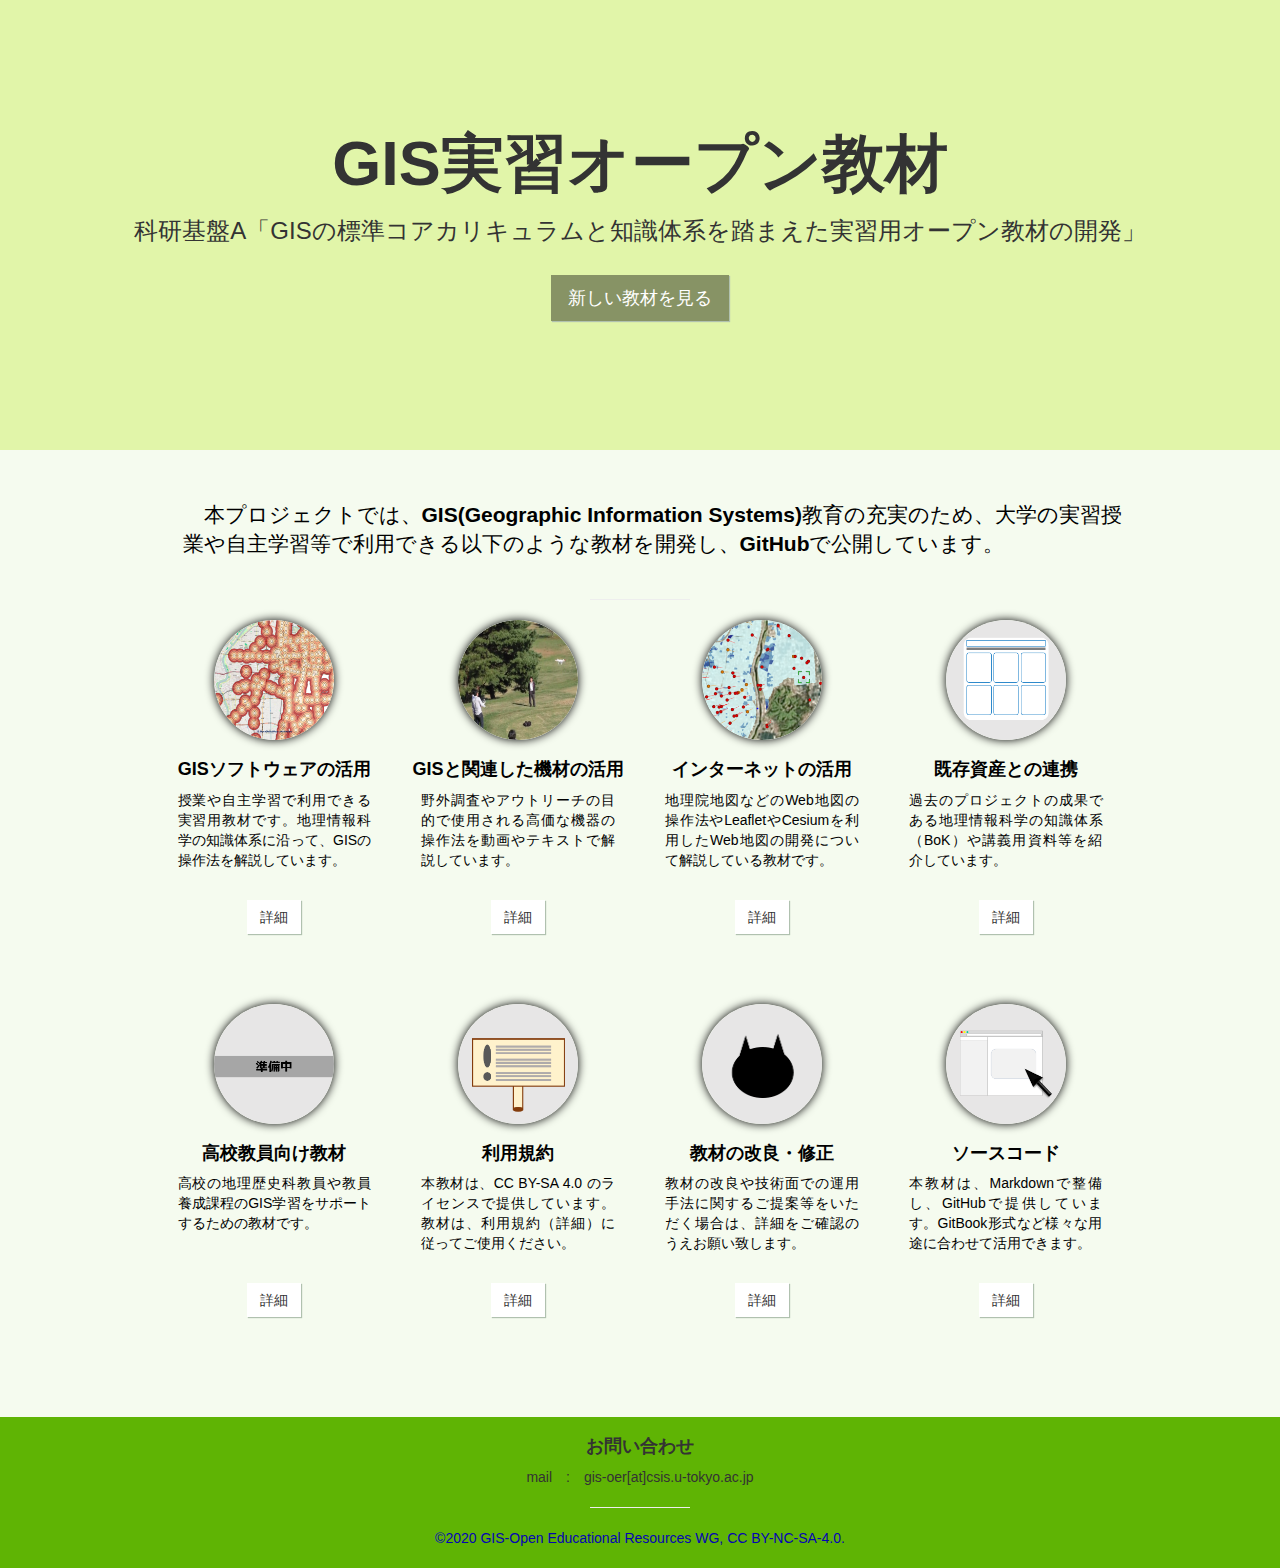
<file: index.html>
<!DOCTYPE html>
<html lang="ja">
<head>
    <!-- Global site tag (gtag.js) - Google Analytics -->
    <script async src="https://www.googletagmanager.com/gtag/js?id=UA-113165547-4"></script>
    <script>
      window.dataLayer = window.dataLayer || [];
      function gtag(){dataLayer.push(arguments);}
      gtag('js', new Date());

      gtag('config', 'UA-113165547-4');
    </script>
    <meta charset="utf-8">
    <meta http-equiv="X-UA-Compatible" content="IE=edge">
    <meta name="viewport" content="width=device-width, initial-scale=1.0, minimum-scale=1.0">
    <meta name="author" content="">
    <title>GIS実習オープン教材</title>
    <link href="./css/bootstrap.min.css" rel="stylesheet" id="themesid">
    <link href="css/style.css" rel="stylesheet">
    <script src="./js/jquery.js"></script>
    <script src="./js/bootstrap.min.js"></script>
    <link rel="apple-touch-icon" sizes="180x180" href="/apple-touch-icon.png">
    <link rel="icon" type="image/png" sizes="32x32" href="/favicon-32x32.png">
    <link rel="icon" type="image/png" sizes="16x16" href="/favicon-16x16.png">
    <link rel="manifest" href="/manifest.json">
    <link rel="mask-icon" href="/safari-pinned-tab.svg" color="#5bbad5">
    <meta name="theme-color" content="#ffffff">
</head>

<body>

    <header id="top" class="header">
        <div class="text-vertical-center">
            <h1>GIS実習オープン教材</h1>
            <h3>科研基盤A「GISの標準コアカリキュラムと知識体系を踏まえた実習用オープン教材の開発」</h3>
            <br>
            <a href="https://gis-oer2.csis.u-tokyo.ac.jp/" class="btn btn-dark btn-lg">新しい教材を見る</a>
        </div>
    </header>

    <section id="materials" class="materials bg-primary">
        <div class="container">
            <div class="row text-center">
                <div class="col-lg-10 col-lg-offset-1">
                  <div class="container">
                      <div class="row">
                          <div class="col-lg-10 text-center">
                              <h2></h2>
                              <p class="lead text-left">　本プロジェクトでは、<strong>GIS(Geographic Information Systems)</strong>教育の充実のため、大学の実習授業や自主学習等で利用できる以下のような教材を開発し、<strong>GitHub</strong>で公開しています。</p>
                          </div>
                      </div>
                  </div>
                    <hr class="small">
                    <div class="row">
                        <div class="col-md-3 col-sm-6">
                            <div class="material-item">
                              <img src="img/top_1.png">
                                <h4>
                                    <strong>GISソフトウェアの活用</strong>
                                </h4>
                                <p>授業や自主学習で利用できる実習用教材です。地理情報科学の知識体系に沿って、GISの操作法を解説しています。</p>
                                <a href="https://gis-oer.github.io/gitbook/book/materials/" class="btn btn-light">詳細</a>
                            </div>
                        </div>
                        <div class="col-md-3 col-sm-6">
                            <div class="material-item">
                              <img src="img/top_2.png">
                                <h4>
                                    <strong>GISと関連した機材の活用</strong>
                                </h4>
                                <p>野外調査やアウトリーチの目的で使用される高価な機器の操作法を動画やテキストで解説しています。</p>
                                <a href="https://gis-oer.github.io/gitbook/book/materials/equipment/" class="btn btn-light">詳細</a>
                            </div>
                        </div>
                        <div class="col-md-3 col-sm-6">
                            <div class="material-item">
                              <img src="img/top_3.png">
                                <h4>
                                    <strong>インターネットの活用</strong>
                                </h4>
                                <p>地理院地図などのWeb地図の操作法やLeafletやCesiumを利用したWeb地図の開発について解説している教材です。</p>
                                <a href="https://gis-oer.github.io/gitbook/book/materials/web_gis/" class="btn btn-light">詳細</a>
                            </div>
                        </div>
                        <div class="col-md-3 col-sm-6">
                            <div class="material-item">
                              <img src="img/top_4.png">
                                <h4>
                                    <strong>既存資産との連携</strong>
                                </h4>
                                <p>過去のプロジェクトの成果である地理情報科学の知識体系（BoK）や講義用資料等を紹介しています。</p>
                                <a href="https://gis-oer.github.io/gitbook/book/materials/lecture/" class="btn btn-light">詳細</a>
                            </div>
                        </div>
                        <div class="col-md-3 col-sm-6">
                            <div class="material-item">
                              <img src="img/top_5.png">
                            </span>
                                <h4>
                                    <strong>高校教員向け教材</strong>
                                </h4>
                                <p>高校の地理歴史科教員や教員養成課程のGIS学習をサポートするための教材です。</p>
                                <a href="https://gis-oer.github.io/gitbook/book/materials/high_school/" class="btn btn-light">詳細</a>
                            </div>
                        </div>
                        <div class="col-md-3 col-sm-6">
                            <div class="material-item">
                              <img src="img/top_6.png">
                                <h4>
                                    <strong>利用規約</strong>
                                </h4>
                                <p>本教材は、CC BY-SA 4.0 のライセンスで提供しています。教材は、利用規約（詳細）に従ってご使用ください。</p>
                                <a href="https://gis-oer.github.io/gitbook/book/policy.html" class="btn btn-light">詳細</a>
                            </div>
                      </div>
                      <div class="col-md-3 col-sm-6">
                          <div class="material-item">
                            <img src="img/top_7.png">
                              <h4>
                                  <strong>教材の改良・修正</strong>
                              </h4>
                              <p>教材の改良や技術面での運用手法に関するご提案等をいただく場合は、詳細をご確認のうえお願い致します。</p>
                              <a href="https://gis-oer.github.io/gitbook/book/materials/modification_rule.html" class="btn btn-light">詳細</a>
                          </div>
                    </div>
                    <div class="col-md-3 col-sm-6">
                        <div class="material-item">
                          <img src="img/top_8.png">
                            <h4>
                                <strong>ソースコード</strong>
                            </h4>
                            <p>本教材は、Markdownで整備し、GitHubで提供しています。GitBook形式など様々な用途に合わせて活用できます。</p>
                            <a href="https://github.com/gis-oer/gis-oer" class="btn btn-light">詳細</a>
                        </div>
                  </div>
                </div>
              </div>
            </div>
        </div>
    </section>

    <footer>
        <div class="container">
            <div class="row">
                <div class="col-lg-10 col-lg-offset-1 text-center">
                    <h4><strong>お問い合わせ</strong>
                    </h4>
                    <ul class="list-unstyled">
                      <li>mail　:　gis-oer[at]csis.u-tokyo.ac.jp</li>
                    </ul>
                    <hr class="small">
                    <p class="text-muted">&copy;2020 GIS-Open Educational Resources WG, <a href="http://creativecommons.org/licenses/by-nc-sa/4.0/">CC BY-NC-SA-4.0</a>. </p>
                </div>
            </div>
        </div>
    </footer>

</body>

</html>
</file>
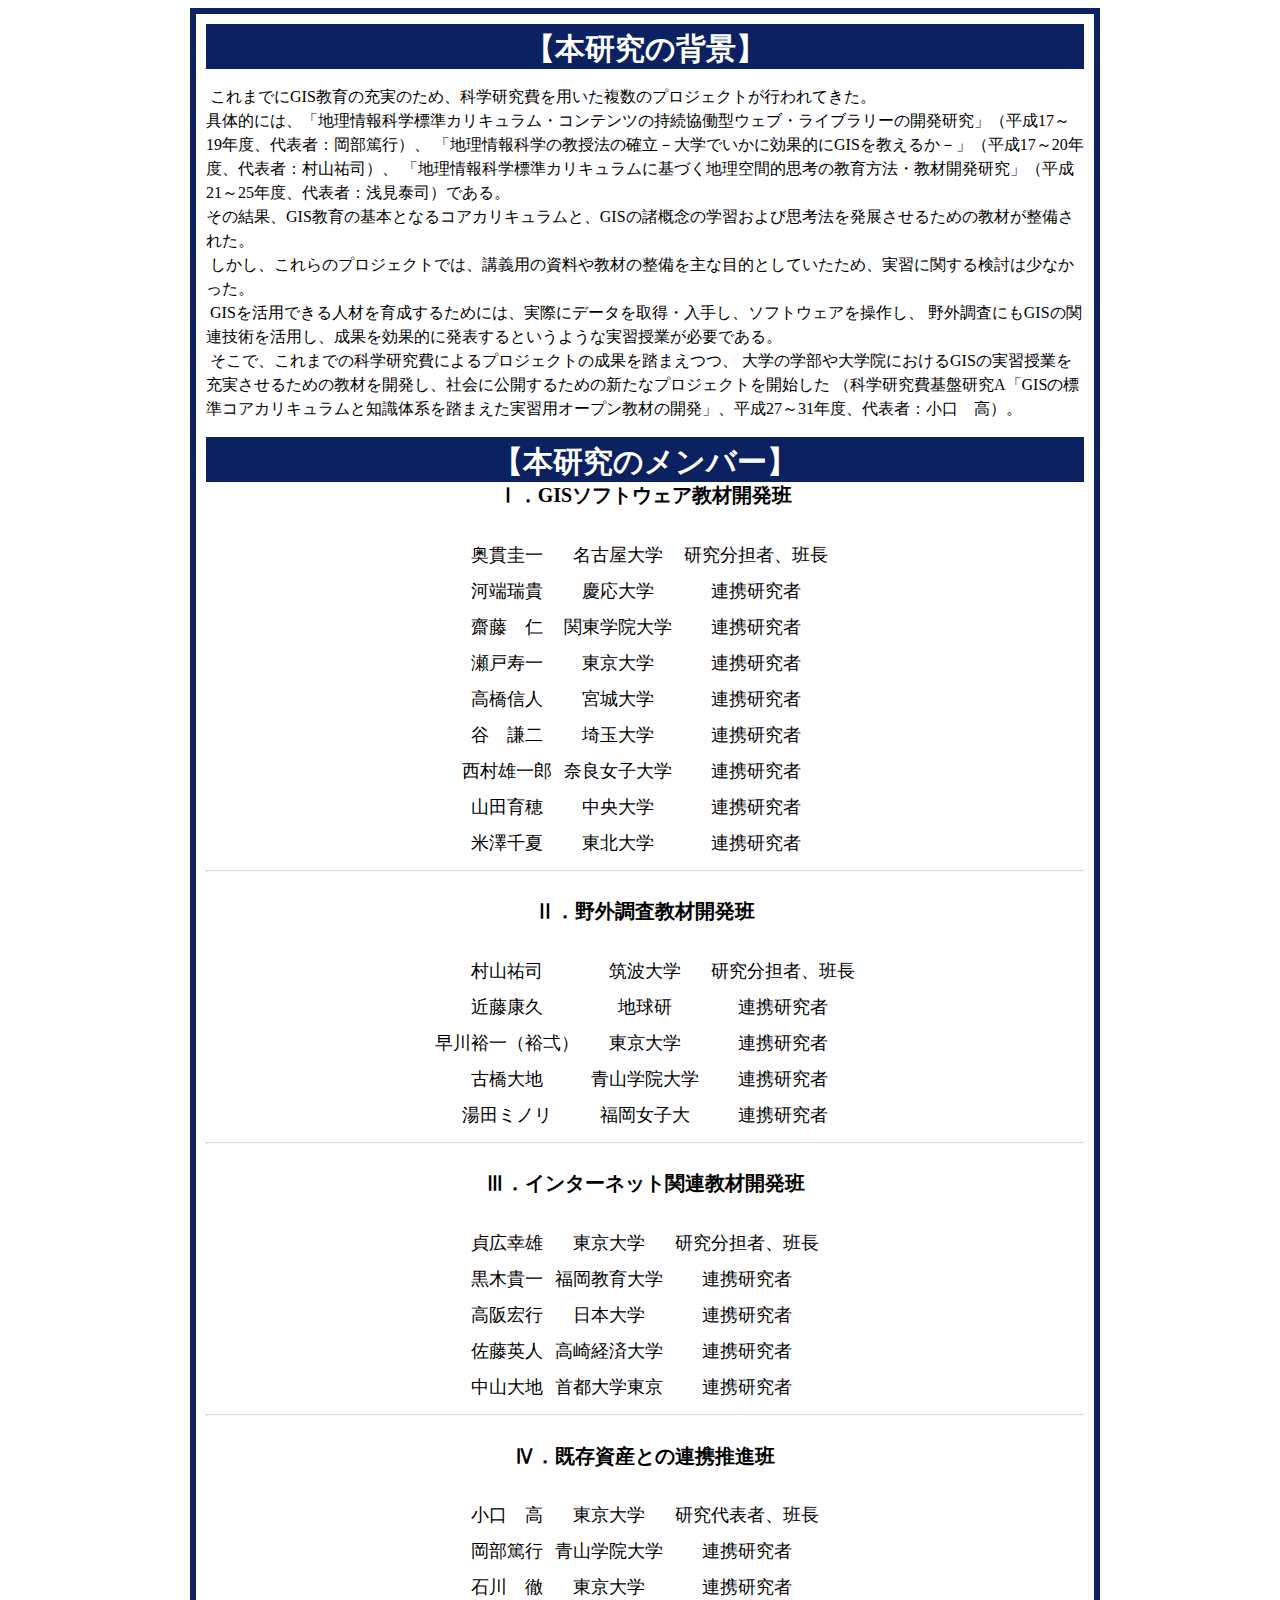
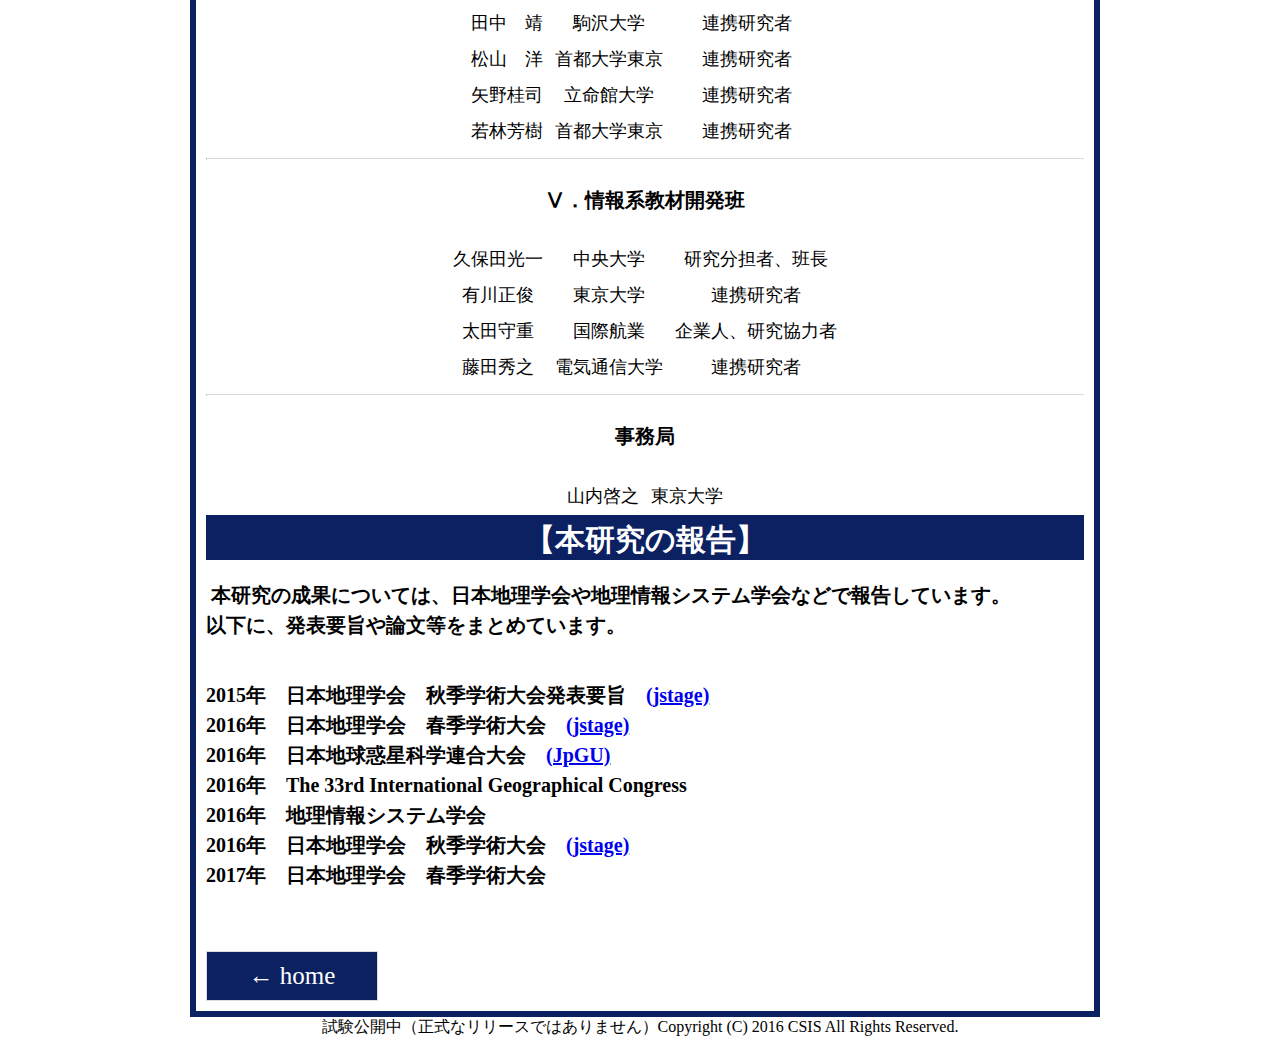
<file: home/page/about.html>
<!DOCTYPE html>
<html lang="ja">

<head>
    <meta charset="utf-8">
    <link rel="stylesheet" href="css/style.css">
    <title>本研究について</title>
  </head>
  <body>
      <div id="page">
      <div class="border">
        <h2>【本研究の背景】</h2>
        <p class="h2moji_about">
          &nbsp;これまでにGIS教育の充実のため、科学研究費を用いた複数のプロジェクトが行われてきた。<br>
          具体的には、「地理情報科学標準カリキュラム・コンテンツの持続協働型ウェブ・ライブラリーの開発研究」（平成17～19年度、代表者：岡部篤行）、
          「地理情報科学の教授法の確立－大学でいかに効果的にGISを教えるか－」（平成17～20年度、代表者：村山祐司）、
          「地理情報科学標準カリキュラムに基づく地理空間的思考の教育方法・教材開発研究」（平成21～25年度、代表者：浅見泰司）である。<br>
          その結果、GIS教育の基本となるコアカリキュラムと、GISの諸概念の学習および思考法を発展させるための教材が整備された。<br>
          &nbsp;しかし、これらのプロジェクトでは、講義用の資料や教材の整備を主な目的としていたため、実習に関する検討は少なかった。<br>
          &nbsp;GISを活用できる人材を育成するためには、実際にデータを取得・入手し、ソフトウェアを操作し、
          野外調査にもGISの関連技術を活用し、成果を効果的に発表するというような実習授業が必要である。<br>
          &nbsp;そこで、これまでの科学研究費によるプロジェクトの成果を踏まえつつ、
          大学の学部や大学院におけるGISの実習授業を充実させるための教材を開発し、社会に公開するための新たなプロジェクトを開始した
          （科学研究費基盤研究A「GISの標準コアカリキュラムと知識体系を踏まえた実習用オープン教材の開発」、平成27～31年度、代表者：小口　高）。
        </p>
        <h2>【本研究のメンバー】</h2>
        　<div class="tablestyle">
          <h4>Ⅰ．GISソフトウェア教材開発班</h4>
          <table>
          <tbody>
            <tr>	<td>	奥貫圭一	</td>	<td>	名古屋大学	</td>	<td>	研究分担者、班長	</td>	</tr>
            <tr>	<td>	河端瑞貴	</td>	<td>	慶応大学	</td>	<td>	連携研究者	</td>	</tr>
            <tr>	<td>	齋藤　仁	</td>	<td>	関東学院大学	</td>	<td>	連携研究者	</td>	</tr>
            <tr>	<td>	瀬戸寿一	</td>	<td>	東京大学	</td>	<td>	連携研究者	</td>	</tr>
            <tr>	<td>	高橋信人	</td>	<td>	宮城大学	</td>	<td>	連携研究者	</td>	</tr>
            <tr>	<td>	谷　謙二	</td>	<td>	埼玉大学	</td>	<td>	連携研究者	</td>	</tr>
            <tr>	<td>	西村雄一郎	</td>	<td>	奈良女子大学	</td>	<td>	連携研究者	</td>	</tr>
            <tr>	<td>	山田育穂	</td>	<td>	中央大学	</td>	<td>	連携研究者	</td>	</tr>
            <tr>	<td>	米澤千夏	</td>	<td>	東北大学	</td>	<td>	連携研究者	</td>	</tr>
          </tbody>
        </table>
        <hr>
        <h4>Ⅱ．野外調査教材開発班</h4>
        <table>
        <tbody>
          <tr>	<td>	村山祐司	</td>	<td>	筑波大学	</td>	<td>	研究分担者、班長	</td>	</tr>
          <tr>	<td>	近藤康久	</td>	<td>	地球研	</td>	<td>	連携研究者	</td>	</tr>
          <tr>	<td>	早川裕一（裕弌）	</td>	<td>	東京大学	</td>	<td>	連携研究者	</td>	</tr>
          <tr>	<td>	古橋大地	</td>	<td>	青山学院大学	</td>	<td>	連携研究者	</td>	</tr>
          <tr>	<td>	湯田ミノリ	</td>	<td>	福岡女子大	</td>	<td>	連携研究者	</td>	</tr>
        </tbody>
      </table>
      <hr>
      <h4>Ⅲ．インターネット関連教材開発班</h4>
      <table>
      <tbody>
          <tr>	<td>	貞広幸雄	</td>	<td>	東京大学	</td>	<td>	研究分担者、班長	</td>	</tr>
          <tr>	<td>	黒木貴一	</td>	<td>	福岡教育大学	</td>	<td>	連携研究者	</td>	</tr>
          <tr>	<td>	高阪宏行	</td>	<td>	日本大学	</td>	<td>	連携研究者	</td>	</tr>
          <tr>	<td>	佐藤英人	</td>	<td>	高崎経済大学	</td>	<td>	連携研究者	</td>	</tr>
          <tr>	<td>	中山大地	</td>	<td>	首都大学東京	</td>	<td>	連携研究者	</td>	</tr>
      </tbody>
      </table>
      <hr>
        <h4>Ⅳ．既存資産との連携推進班</h4>
        <table>
        <tbody>
          <tr>	<td>	小口　高	</td>	<td>	東京大学	</td>	<td>	研究代表者、班長	</td>	</tr>
          <tr>	<td>	岡部篤行	</td>	<td>	青山学院大学	</td>	<td>	連携研究者	</td>	</tr>
          <tr>	<td>	石川　徹	</td>	<td>	東京大学	</td>	<td>	連携研究者	</td>	</tr>
          <tr>	<td>	田中　靖	</td>	<td>	駒沢大学	</td>	<td>	連携研究者	</td>	</tr>
          <tr>	<td>	松山　洋	</td>	<td>	首都大学東京	</td>	<td>	連携研究者	</td>	</tr>
          <tr>	<td>	矢野桂司	</td>	<td>	立命館大学	</td>	<td>	連携研究者	</td>	</tr>
          <tr>	<td>	若林芳樹	</td>	<td>	首都大学東京	</td>	<td>	連携研究者	</td>	</tr>
        </tbody>
        </table>
        <hr>
        <h4>Ⅴ．情報系教材開発班</h4>
        <table>
        <tbody>
          <tr>	<td>	久保田光一	</td>	<td>	中央大学	</td>	<td>	研究分担者、班長	</td>	</tr>
          <tr>	<td>	有川正俊	</td>	<td>	東京大学	</td>	<td>	連携研究者	</td>	</tr>
          <tr>	<td>	太田守重	</td>	<td>	国際航業	</td>	<td>	企業人、研究協力者	</td>	</tr>
          <tr>	<td>	藤田秀之	</td>	<td>	電気通信大学	</td>	<td>	連携研究者	</td>	</tr>
        </tbody>
        </table>
        <hr>
        <h4>事務局</h4>
        <table>
        <tbody>
          <tr>	<td>	山内啓之	</td>	<td>	東京大学	</td></tr>
        </tbody>
        </table>
      </div>
        <div class="box">
        <h2>【本研究の報告】</h2>
        <p class="h2moji">
          &nbsp;本研究の成果については、日本地理学会や地理情報システム学会などで報告しています。<br>
          以下に、発表要旨や論文等をまとめています。<br>
        </p>
        <p class="h2moji">
          2015年　日本地理学会　秋季学術大会発表要旨　<a href="https://www.jstage.jst.go.jp/article/ajg/2015a/0/2015a_100168/_article/-char/ja/">(jstage)</a><br>
          2016年　日本地理学会　春季学術大会　<a href="https://www.jstage.jst.go.jp/article/ajg/2016s/0/2016s_100299/_pdf">(jstage)</a><br>
          2016年　日本地球惑星科学連合大会　<a href="https://confit.atlas.jp/guide/event-img/jpgu2016/HTT09-P12/public/pdf?type=in">(JpGU)</a><br>
          2016年　The 33rd International Geographical Congress　<a href=""></a><br>
          2016年　地理情報システム学会　<a href=""></a><br>
          2016年　日本地理学会　秋季学術大会　<a href="https://www.jstage.jst.go.jp/article/ajg/2016a/0/2016a_100108/_pdf">(jstage)</a><br>
          2017年　日本地理学会　春季学術大会　<a href=""></a><br>
        </p>
        </div>
        <p><a href="../index.html" class="back">← home</a></p>
      </div>
      <div id="footer">
        <center>試験公開中（正式なリリースではありません）Copyright (C) 2016 CSIS All Rights Reserved.</center>
      </div>
      </div>


  </body>
</file>
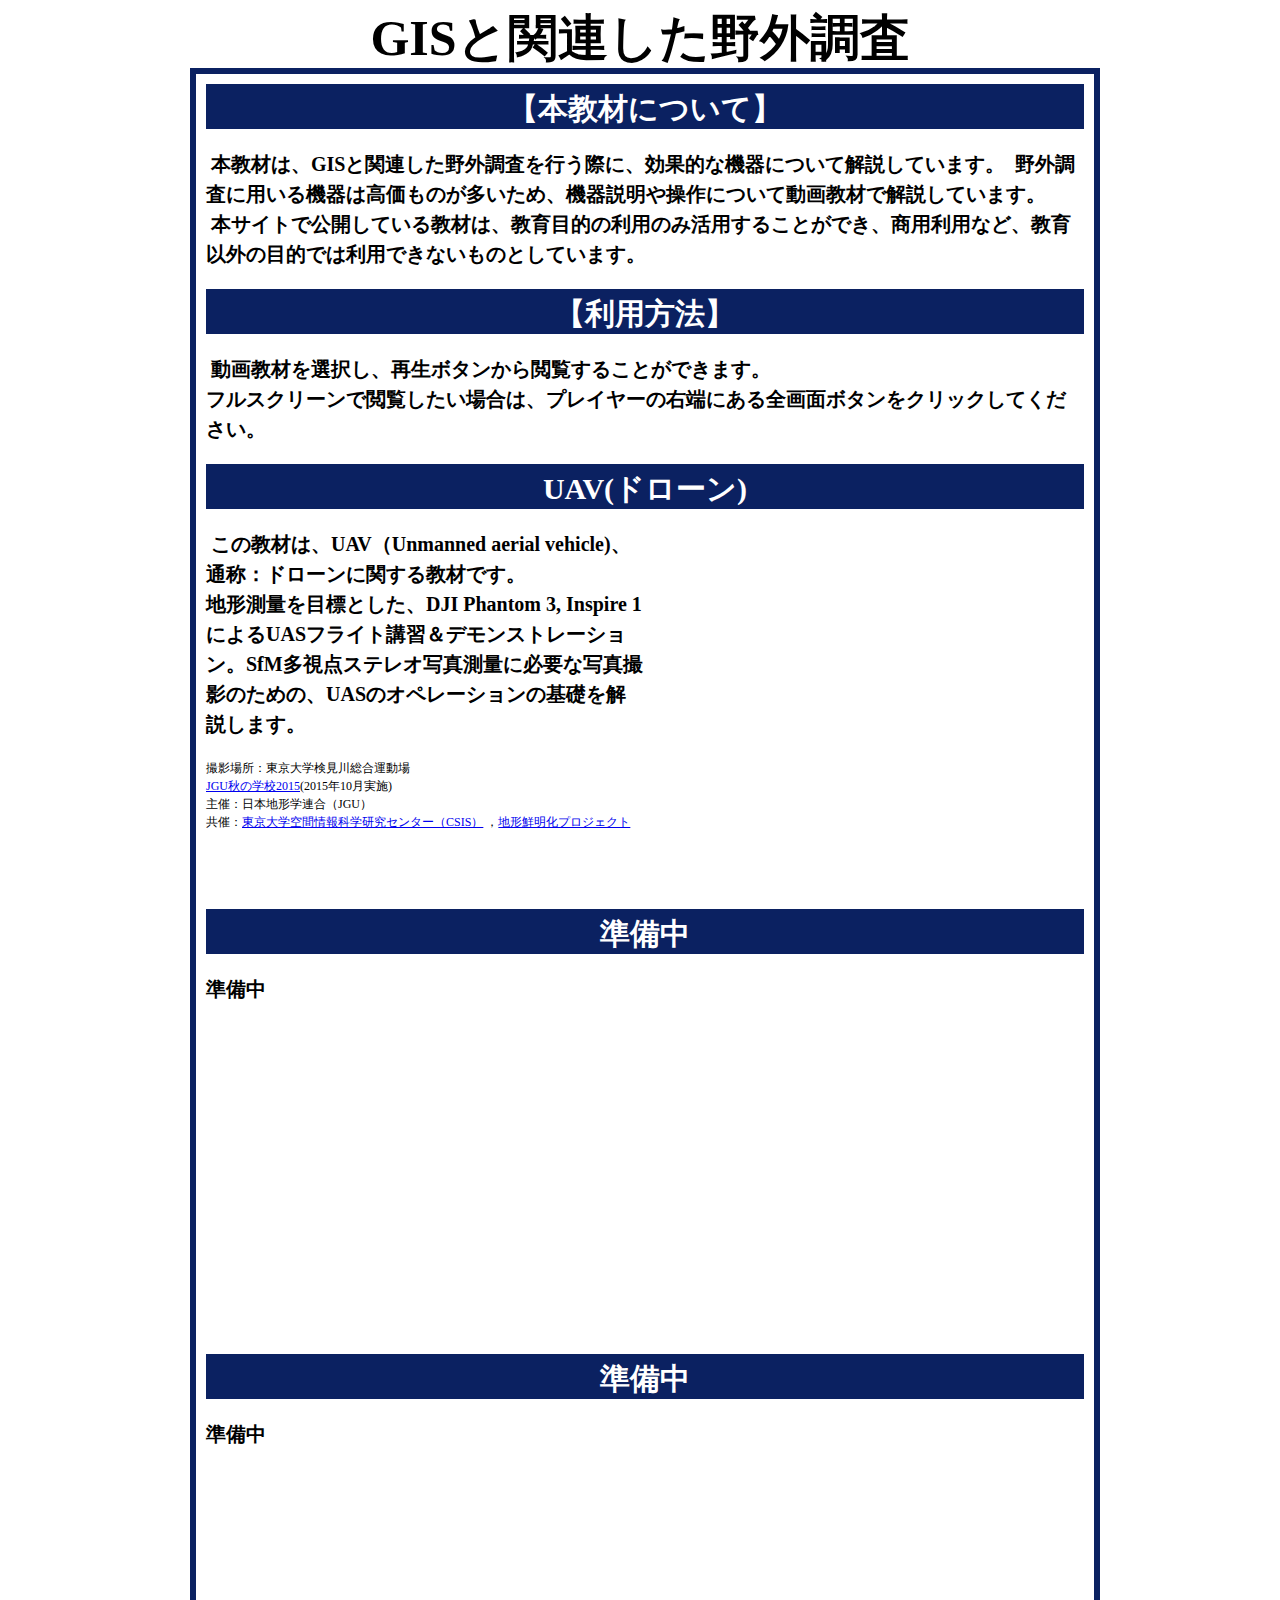
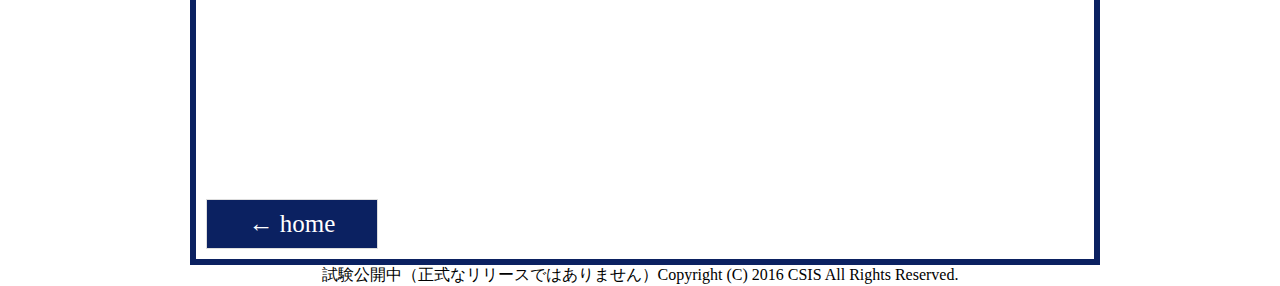
<file: home/page/fieldwork.html>
<!DOCTYPE html>
<html lang="ja">

<head>
    <meta charset="utf-8">
    <link rel="stylesheet" href="css/style.css">
    <title>GISと関連した野外調査</title>
  </head>
  <body>
  <div id="page">
   <h1>GISと関連した野外調査</h1>
   <div class="border">
    <h2>【本教材について】</h2>
    <p class="h2moji">
    &nbsp;本教材は、GISと関連した野外調査を行う際に、効果的な機器について解説しています。
    &nbsp;野外調査に用いる機器は高価ものが多いため、機器説明や操作について動画教材で解説しています。<br>
    &nbsp;本サイトで公開している教材は、教育目的の利用のみ活用することができ、商用利用など、教育以外の目的では利用できないものとしています。
    </p>
    <h2>【利用方法】</h2>
    <p class="h2moji">
    &nbsp;動画教材を選択し、再生ボタンから閲覧することができます。<br>
    フルスクリーンで閲覧したい場合は、プレイヤーの右端にある全画面ボタンをクリックしてください。<br>
    </p>
    <h2>UAV(ドローン)</h2>
    <div class="yagailmokuji">
    <p class="h2moji">
    &nbsp;この教材は、UAV（Unmanned aerial vehicle)、<br>通称：ドローンに関する教材です。<br>
    地形測量を目標とした、DJI Phantom 3, Inspire 1 によるUASフライト講習＆デモンストレーション。SfM多視点ステレオ写真測量に必­要な写真撮影のための、UASのオペレーションの基礎を解説します。
    </p>
    <div class="text">
      <p>撮影場所：東京大学検見川総合運動場<br>
      <a href="http://topography.csis.u-tokyo.ac.jp/">JGU秋の学校2015</a>(2015年10月実施)<br>
      主催：日本地形学連合（JGU）<br>
      共催：<a href=" http://www.csis.u-tokyo.ac.jp/">東京大学空間情報科学研究センター（CSIS）</a> ，<a href="http://topography.csis.u-tokyo.ac.jp/">地形鮮明化プロジェクト</a>
   </div>
   </div>
   <div class="yagairmokuji">
     <iframe src="https://www.youtube.com/embed/ZLG4tztYh_U" frameborder="0" allowfullscreen></iframe>
  </div>

  <h2>準備中</h2>
  <div class="yagailmokuji">
  <p class="h2moji">準備中</p>
  <div class="text">
  </div>
 </div>
 <div class="yagairmokuji">
   <iframe src="" frameborder="0" allowfullscreen></iframe>
</div>

<h2>準備中</h2>
<div class="yagailmokuji">
<p class="h2moji">準備中</p>
<div class="text">
</div>
</div>
<div class="yagairmokuji">
 <iframe src="" frameborder="0" allowfullscreen></iframe>
</div>
<p><a href="../index.html" class="back">← home</a></p>
 </div>
 <div id="footer">
   <center>試験公開中（正式なリリースではありません）Copyright (C) 2016 CSIS All Rights Reserved.</center>
 </div>
  </div>
  </body>
</html>
</file>
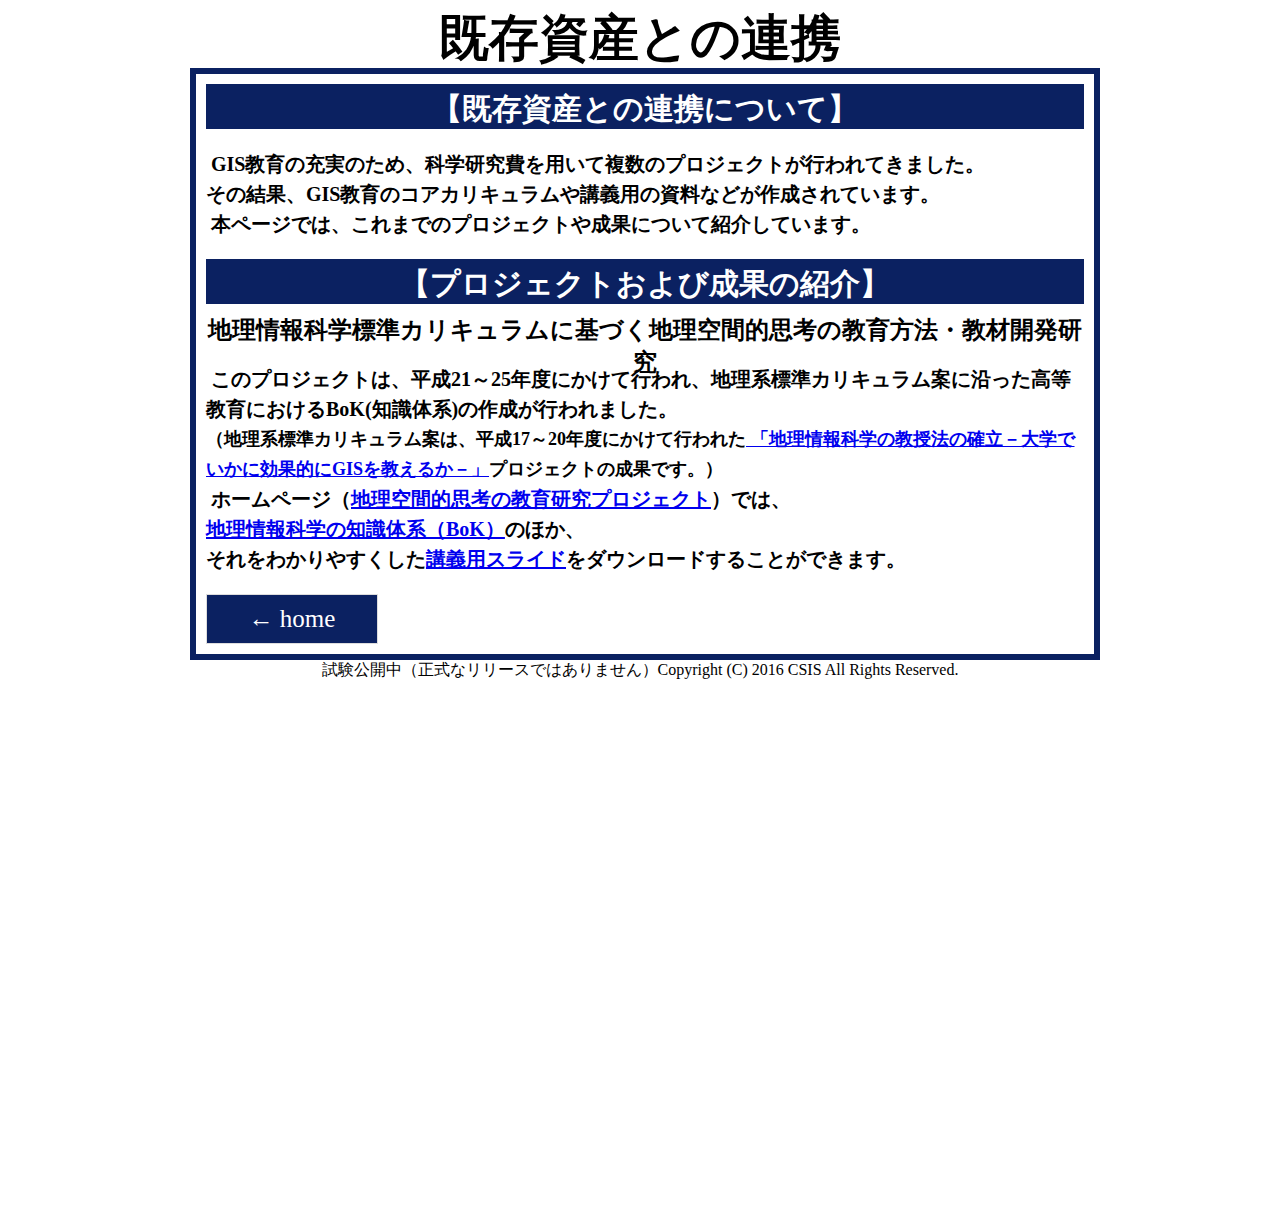
<file: home/page/kizon.html>
<!DOCTYPE html>
<html lang="ja">

<head>
    <meta charset="utf-8">
    <link rel="stylesheet" href="css/style.css">
    <title>既存資産との連携</title>
  </head>
  <body>
  <div id="page">
  <h1>既存資産との連携</h1>
    <div class="border">
    <h2>【既存資産との連携について】</h2>
    <p class="h2moji">
    &nbsp;GIS教育の充実のため、科学研究費を用いて複数のプロジェクトが行われてきました。<br>
    その結果、GIS教育のコアカリキュラムや講義用の資料などが作成されています。<br>
    &nbsp;本ページでは、これまでのプロジェクトや成果について紹介しています。
    </p>
    <h2>【プロジェクトおよび成果の紹介】</h2>
    <h3>地理情報科学標準カリキュラムに基づく地理空間的思考の教育方法・教材開発研究</h3>
    <p class="h2moji">
    &nbsp;このプロジェクトは、平成21～25年度にかけて行われ、地理系標準カリキュラム案に沿った高等教育におけるBoK(知識体系)の作成が行われました。
    &nbsp;<span class="h2komoji">（地理系標準カリキュラム案は、平成17～20年度にかけて行われた<a href="http://curricula.csis.u-tokyo.ac.jp/index.php">
      「地理情報科学の教授法の確立－大学でいかに効果的にGISを教えるか－」</a>プロジェクトの成果です。）</span><br>
    &nbsp;ホームページ（<a href="http://curricula.csis.u-tokyo.ac.jp/index.html">地理空間的思考の教育研究プロジェクト</a>）では、<br>
    <a href="http://curricula.csis.u-tokyo.ac.jp/report/bok201206.pdf">地理情報科学の知識体系（BoK）</a>のほか、<br>
    それをわかりやすくした<a href="http://curricula.csis.u-tokyo.ac.jp/slide/">講義用スライド</a>をダウンロードすることができます。
    </p>
  <p><a href="../index.html" class="back">← home</a></p>

  </div>
  <div id="footer">
    <center>試験公開中（正式なリリースではありません）Copyright (C) 2016 CSIS All Rights Reserved.</center>
  </div>
　</div>
</body>
</html>
</file>
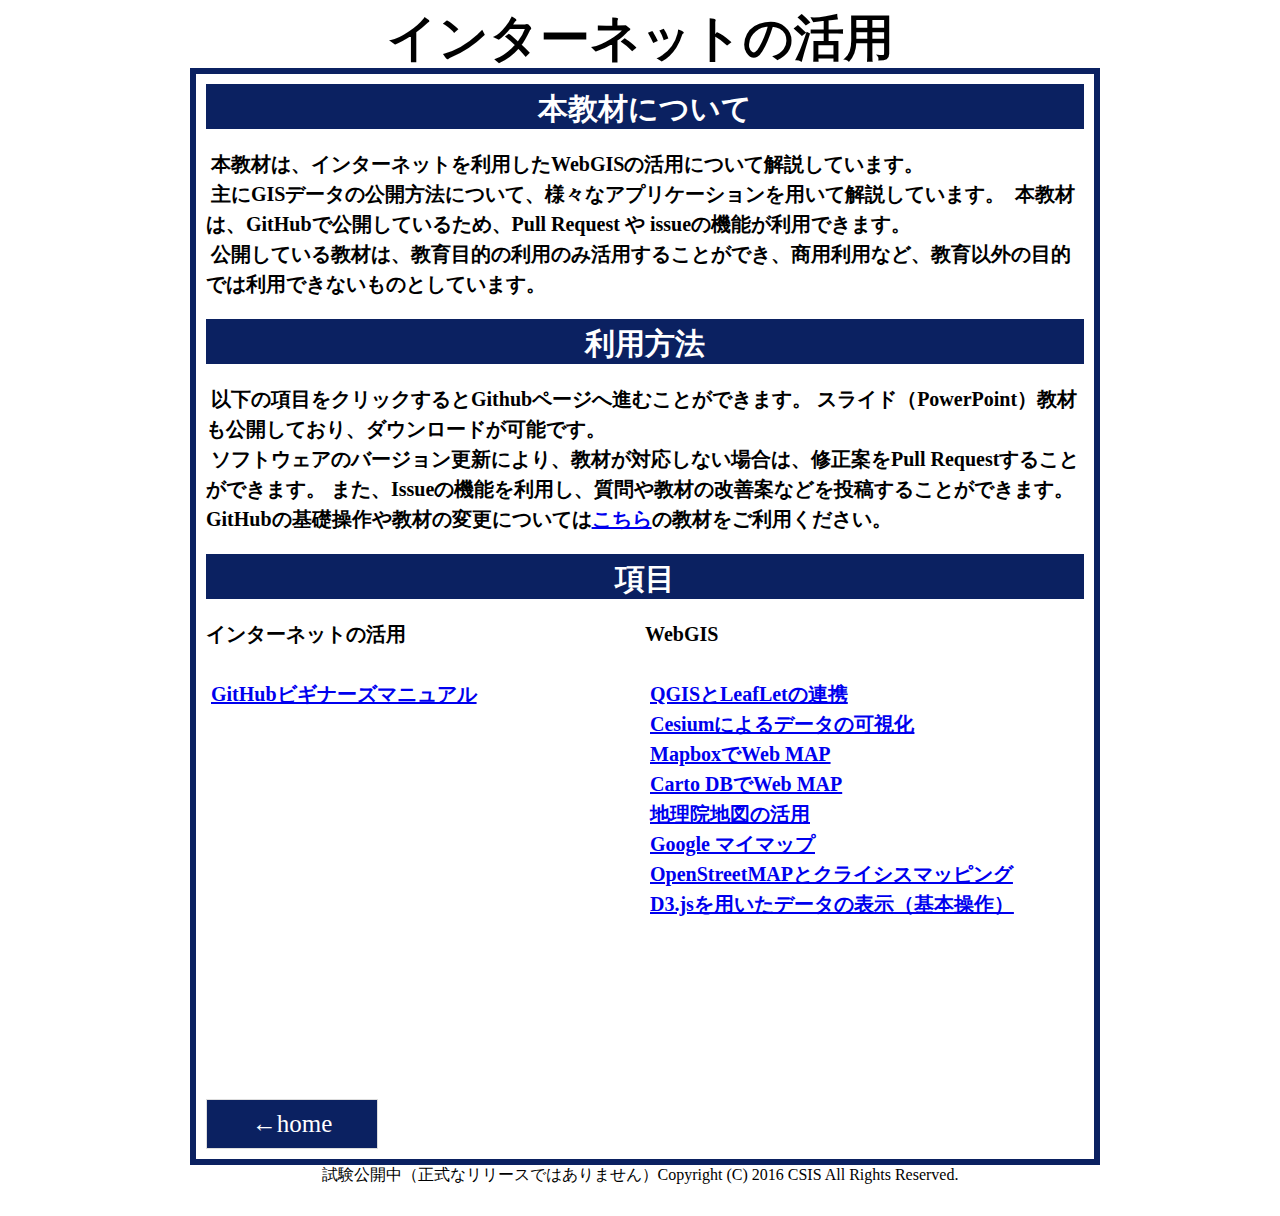
<file: home/page/net.html>
<!DOCTYPE html>
<html lang="ja">

<head>
    <meta charset="utf-8">
    <link rel="stylesheet" href="css/style.css">

    <title>インターネットの活用</title>
  </head>
  <body>
    <div id="page">
    <h1>インターネットの活用</h1>
    <div class="border">

    <h2>本教材について</h2>
    <p class="h2moji">
      &nbsp;本教材は、インターネットを利用したWebGISの活用について解説しています。<br>
      &nbsp;主にGISデータの公開方法について、様々なアプリケーションを用いて解説しています。
      &nbsp;本教材は、GitHubで公開しているため、Pull Request や issueの機能が利用できます。<br>
      &nbsp;公開している教材は、教育目的の利用のみ活用することができ、商用利用など、教育以外の目的では利用できないものとしています。
    </p>
    <h2>利用方法</h2>

     <p class="h2moji">
       &nbsp;以下の項目をクリックするとGithubページへ進むことができます。
スライド（PowerPoint）教材も公開しており、ダウンロードが可能です。<br>
&nbsp;ソフトウェアのバージョン更新により、教材が対応しない場合は、修正案をPull Requestすることができます。
また、Issueの機能を利用し、質問や教材の改善案などを投稿することができます。GitHubの基礎操作や教材の変更については<a href="https://github.com/yamauchi-inochu/demo/blob/master/Markdown/インターネットの活用に関する教材/GitHubビギナーズマニュアル/GitHubビギナーズマニュアル.md#githubビギナーズマニュアル" target="_blank">こちら</a>の教材をご利用ください。
</p>

     <h2>項目</h2>
     <div id="lmokuji">
    　<p class="h2moji">インターネットの活用<br><br>&nbsp;<a href="https://github.com/yamauchi-inochu/demo/blob/master/Markdown/インターネットの活用に関する教材/GitHubビギナーズマニュアル/GitHubビギナーズマニュアル.md#githubビギナーズマニュアル" target="_blank">GitHubビギナーズマニュアル</a><br>
     </p>
     </div>
     <div id="rmokuji">
     <p class="h2moji">WebGIS<br><br>&nbsp;<a href="https://github.com/yamauchi-inochu/demo/blob/master/Markdown/%E3%82%A4%E3%83%B3%E3%82%BF%E3%83%BC%E3%83%8D%E3%83%83%E3%83%88%E3%81%AE%E6%B4%BB%E7%94%A8%E3%81%AB%E9%96%A2%E3%81%99%E3%82%8B%E6%95%99%E6%9D%90/QGIS%E3%81%A8LeafLet%E3%81%AE%E9%80%A3%E6%90%BA/QGIS%E3%81%A8LeafLet%E3%81%AE%E9%80%A3%E6%90%BA.md#qgisとleafletの連携" target="_blank">QGISとLeafLetの連携</a><br>&nbsp;<a href="https://github.com/yamauchi-inochu/demo/blob/master/Markdown/%E3%82%A4%E3%83%B3%E3%82%BF%E3%83%BC%E3%83%8D%E3%83%83%E3%83%88%E3%81%AE%E6%B4%BB%E7%94%A8%E3%81%AB%E9%96%A2%E3%81%99%E3%82%8B%E6%95%99%E6%9D%90/Cesiumによるデータの可視化/Cesiumによるデータの可視化.md#cesiumによるデータの可視化" target="_blank">Cesiumによるデータの可視化</a><br>&nbsp;<a href="https://github.com/yamauchi-inochu/demo/blob/master/Markdown/%E3%82%A4%E3%83%B3%E3%82%BF%E3%83%BC%E3%83%8D%E3%83%83%E3%83%88%E3%81%AE%E6%B4%BB%E7%94%A8%E3%81%AB%E9%96%A2%E3%81%99%E3%82%8B%E6%95%99%E6%9D%90/MAP%20box%E3%81%A7Web%20MAP%E3%82%92%E4%BD%9C%E6%88%90/MAP%20box%E3%81%A7Web%20MAP%E3%82%92%E4%BD%9C%E6%88%90.md#map-boxでweb-mapを作成" target="_blank">MapboxでWeb MAP</a><br>&nbsp;<a href="https://github.com/yamauchi-inochu/demo/blob/master/Markdown/%E3%82%A4%E3%83%B3%E3%82%BF%E3%83%BC%E3%83%8D%E3%83%83%E3%83%88%E3%81%AE%E6%B4%BB%E7%94%A8%E3%81%AB%E9%96%A2%E3%81%99%E3%82%8B%E6%95%99%E6%9D%90/Carto%20DB%E3%81%A7Web%20MAP%E3%82%92%E4%BD%9C%E6%88%90/Carto%20DB%E3%81%A7Web%20MAP%E3%82%92%E4%BD%9C%E6%88%90.md#carto-dbでweb-mapを作成" target="_blank">Carto DBでWeb MAP</a><br>&nbsp;<a href="https://github.com/yamauchi-inochu/demo/blob/master/Markdown/%E3%82%A4%E3%83%B3%E3%82%BF%E3%83%BC%E3%83%8D%E3%83%83%E3%83%88%E3%81%AE%E6%B4%BB%E7%94%A8%E3%81%AB%E9%96%A2%E3%81%99%E3%82%8B%E6%95%99%E6%9D%90/%E5%9C%B0%E7%90%86%E9%99%A2%E5%9C%B0%E5%9B%B3%E3%81%AE%E6%B4%BB%E7%94%A8/%E5%9C%B0%E7%90%86%E9%99%A2%E5%9C%B0%E5%9B%B3%E3%81%AE%E6%B4%BB%E7%94%A8.md#地理院地図の活用" target="_blank">地理院地図の活用</a><br>&nbsp;<a href="https://github.com/yamauchi-inochu/demo/blob/master/Markdown/%E3%82%A4%E3%83%B3%E3%82%BF%E3%83%BC%E3%83%8D%E3%83%83%E3%83%88%E3%81%AE%E6%B4%BB%E7%94%A8%E3%81%AB%E9%96%A2%E3%81%99%E3%82%8B%E6%95%99%E6%9D%90/Google%20%E3%83%9E%E3%82%A4%E3%83%9E%E3%83%83%E3%83%97%E3%81%AE%E6%B4%BB%E7%94%A8/Google%E3%83%9E%E3%82%A4%E3%83%9E%E3%83%83%E3%83%97%E3%81%AE%E6%B4%BB%E7%94%A8.md#googleマイマップの活用" target="_blank">Google マイマップ</a><br>&nbsp;<a href="https://github.com/yamauchi-inochu/demo/blob/master/Markdown/%E3%82%A4%E3%83%B3%E3%82%BF%E3%83%BC%E3%83%8D%E3%83%83%E3%83%88%E3%81%AE%E6%B4%BB%E7%94%A8%E3%81%AB%E9%96%A2%E3%81%99%E3%82%8B%E6%95%99%E6%9D%90/OpenStreetMAP%E3%81%A8%E3%82%AF%E3%83%A9%E3%82%A4%E3%82%B7%E3%82%B9%E3%83%9E%E3%83%83%E3%83%94%E3%83%B3%E3%82%B0/OpenStreetMap%E3%81%A8%E3%82%AF%E3%83%A9%E3%82%A4%E3%82%B7%E3%82%B9%E3%83%9E%E3%83%83%E3%83%94%E3%83%B3%E3%82%B0.md#openstreetmapとクライシスマッピング" target="_blank">OpenStreetMAPとクライシスマッピング</a><br>&nbsp;<a href="#" target="_blank">D3.jsを用いたデータの表示（基本操作）
</a>
     </p>

    </div>
    <p><a href="../index.html" class="back">←home</a></p>
  </div>
  <div id="footer">
    <center>試験公開中（正式なリリースではありません）Copyright (C) 2016 CSIS All Rights Reserved.</center>
  </div>
  </div>
  </body>
</html>
</file>
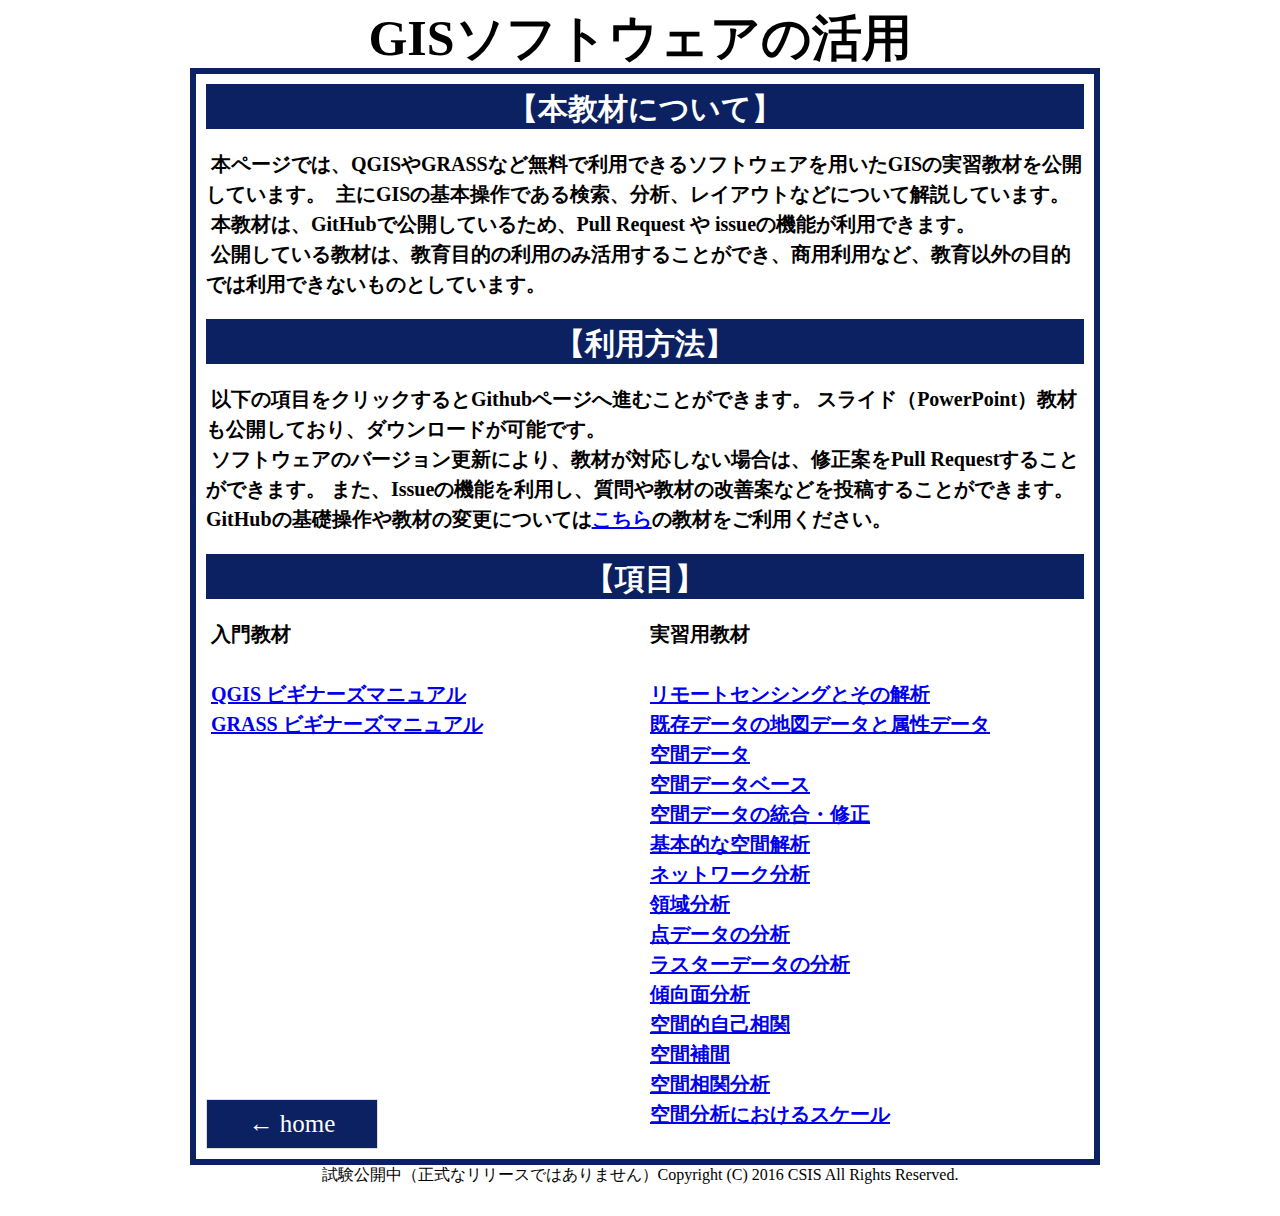
<file: home/page/software.html>
<!DOCTYPE html>
<html lang="ja">

<head>
    <meta charset="utf-8">
    <link rel="stylesheet" href="css/style.css">
    <title>GISソフトウェアの活用</title>
  </head>
  <body>
  <div id="page">
  <h1>GISソフトウェアの活用</h1>
    <div class="border">
    <h2>【本教材について】</h2>
    <p class="h2moji">
      &nbsp;本ページでは、QGISやGRASSなど無料で利用できるソフトウェアを用いたGISの実習教材を公開しています。
      &nbsp;主にGISの基本操作である検索、分析、レイアウトなどについて解説しています。<br>
      &nbsp;本教材は、GitHubで公開しているため、Pull Request や issueの機能が利用できます。<br>
      &nbsp;公開している教材は、教育目的の利用のみ活用することができ、商用利用など、教育以外の目的では利用できないものとしています。
   </p>
   <h2>【利用方法】</h2>
　　　<p class="h2moji">
  &nbsp;以下の項目をクリックするとGithubページへ進むことができます。
スライド（PowerPoint）教材も公開しており、ダウンロードが可能です。<br>
&nbsp;ソフトウェアのバージョン更新により、教材が対応しない場合は、修正案をPull Requestすることができます。
また、Issueの機能を利用し、質問や教材の改善案などを投稿することができます。GitHubの基礎操作や教材の変更については<a href="https://github.com/yamauchi-inochu/demo/blob/master/GISオープン教材/インターネットの活用に関する教材/GitHubビギナーズマニュアル/GitHubビギナーズマニュアル.md#githubビギナーズマニュアル" target="_blank">こちら</a>の教材をご利用ください。
</p>
   <h2>【項目】</h2>
   <div id="lmokuji">
     <p class="h2moji">
         &nbsp;入門教材<br><br>
         &nbsp;<a href="https://github.com/yamauchi-inochu/demo/blob/master/GISオープン教材/QGISビギナーズマニュアル/QGISビギナーズマニュアル.md#qgisビギナーズマニュアル" target="_blank">QGIS ビギナーズマニュアル</a><br>&nbsp;<a href="https://github.com/yamauchi-inochu/demo/blob/master/GISオープン教材/GRASSビギナーズマニュアル/GRASSビギナーズマニュアル.md#grassビギナーズマニュアル" target="_blank">GRASS ビギナーズマニュアル</a>
    </p>
  </div>
  <div id="rmokuji">
    <p class="h2moji">
      &nbsp;実習用教材<br><br>&nbsp;<a href="https://github.com/yamauchi-inochu/demo/blob/master/GISオープン教材/06_リモートセンシングとその解析/リモートセンシングとその解析.md#リモートセンシングとその解析" target="_blank">リモートセンシングとその解析</a><br>
      &nbsp;<a href="https://github.com/yamauchi-inochu/demo/blob/master/GISオープン教材/07_既存データの地図データと属性データ/既存データの地図データと属性データ.md#既存データの地図データと属性データ" target="_blank">既存データの地図データと属性データ</a><br>
      &nbsp;<a href="https://github.com/yamauchi-inochu/demo/blob/master/GISオープン教材/08_空間データ/空間データ.md#空間データ" target="_blank">空間データ</a><br>
      &nbsp;<a href="https://github.com/yamauchi-inochu/demo/blob/master/GISオープン教材/09_空間データベース/空間データベース.md#空間データベース" target="_blank">空間データベース</a><br>
      &nbsp;<a href="https://github.com/yamauchi-inochu/demo/blob/master/GISオープン教材/10_空間データの統合・修正/空間データの統合・修正.md#空間データの統合・修正" target="_blank">空間データの統合・修正</a><br>
      &nbsp;<a href="https://github.com/yamauchi-inochu/demo/blob/master/GISオープン教材/11_基本的な空間解析/基本的な空間解析.md#基本的な空間解析" target="_blank">基本的な空間解析</a><br>
      &nbsp;<a href="https://github.com/yamauchi-inochu/demo/blob/master/GISオープン教材/12_ネットワーク分析/ネットワーク分析.md#ネットワーク分析" target="_blank">ネットワーク分析</a><br>
      &nbsp;<a href="https://github.com/yamauchi-inochu/demo/blob/master/GISオープン教材/13_領域分析/領域分析.md#領域分析" target="_blank">領域分析</a><br>
      &nbsp;<a href="https://github.com/yamauchi-inochu/demo/blob/master/GISオープン教材/14_点データの分析/点データの分析.md#点データの分析" target="_blank">点データの分析</a><br>
      &nbsp;<a href="https://github.com/yamauchi-inochu/demo/blob/master/GISオープン教材/15_ラスタデータの分析/ラスタデータの分析.md#ラスタデータの分析" target="_blank">ラスターデータの分析</a><br>
      &nbsp;<a href="https://github.com/yamauchi-inochu/demo/blob/master/GISオープン教材/16_傾向面分析/傾向面分析.md#傾向面分析" target="_blank">傾向面分析</a><br>
      &nbsp;<a href="https://github.com/yamauchi-inochu/demo/blob/master/GISオープン教材/17_空間的自己相関/空間的自己相関.md#空間的自己相関" target="_blank">空間的自己相関</a><br>
      &nbsp;<a href="https://github.com/yamauchi-inochu/demo/blob/master/GISオープン教材/18_空間補間/空間補間.md#空間補間" target="_blank">空間補間</a><br>
      &nbsp;<a href="https://github.com/yamauchi-inochu/demo/blob/master/GISオープン教材/19_空間相関分析/空間相関分析.md#" target="_blank">空間相関分析</a><br>
      &nbsp;<a href="https://github.com/yamauchi-inochu/demo/blob/master/GISオープン教材/20_空間分析におけるスケール/空間分析におけるスケール.md#空間分析におけるスケール" target="_blank">空間分析におけるスケール</a><br>
   </p>
    </div>
    <p><a href="../index.html" class="back">← home</a></p>
   </div>
   <div id="footer">
     <center>試験公開中（正式なリリースではありません）Copyright (C) 2016 CSIS All Rights Reserved.</center>
   </div>
 </div>
</body>
</html>
</file>
<file: home/page/css/style.css>
body {
	background-color:#ffffff;
	text-align:center;
	float: center;
	}

#page {
	width:900px;
  height:1200px;
  margin:0 auto;
	text-align:left;
	background-color:#ffffff;
}

.back{
	 float: left;
	 background: #0B2161;
	 border: 1px solid #DDD;
	 color: white;
	 width: 150px;
	 font-size:25px;
	 font-family:'ヒラギノ角ゴ ProN W3','Hiragino Kaku Gothic ProN';
	 padding: 10px 10px;
	 text-align: center;
	 text-decoration: none;
}

h1{
	width: 900px;
	height: 60px;
  float:left;
  font-size:50px;
  font-family:'ヒラギノ角ゴ ProN W3','Hiragino Kaku Gothic ProN';
	line-height: 60px;
	text-align: center;
  margin: auto;

}
.moji{
  float:left;
  font-size:15px;
  font-family:'ヒラギノ角ゴ ProN W3','Hiragino Kaku Gothic ProN';
}

.border{
	float:left;
  width: 878px;
	height: auto;
  border-style: solid;
	border-color: #0B2161;
  border-width: 6px;
  padding: 10px 10px;
}

h2{
	width: 878px;
	height:25px;
  float:left;
  font-size:30px;
  font-family:'ヒラギノ角ゴ ProN W3','Hiragino Kaku Gothic ProN';
	color: white;
	line-height: 30px;
  margin: 0 auto;
	text-align: center;
	padding: 10px 0px;
	background-color: #0B2161;
}
.under_h2{
	float:left;
  width:880px;
  height:220px;
}
.h2moji{
  float:left;
  font-size:20px;
	font-weight: bold;
  font-family:'ヒラギノ角ゴ ProN W3','Hiragino Kaku Gothic ProN';
	line-height: 150%
}

#lmokuji{
  float:left;
  width:439px;
  height:500px;
  background-color: none;
}

#rmokuji{
  float:left;
  width:439px;
  height:500px;
  background-color: none;
}

h3{
	width: 878px;
	height:20px;
  float:left;
  font-size:24px;
  font-family:'ヒラギノ角ゴ ProN W3','Hiragino Kaku Gothic ProN';
  margin: 0 auto;
	text-align: center;
	padding: 10px 0px;
	background-color: none;
}

.h2komoji
{
  float:left;
  font-size:18px;
	font-family:'ヒラギノ角ゴ ProN W3','Hiragino Kaku Gothic ProN';
	margin: 0px auto;
	}
	.yagailmokuji{
	  float:left;
	  width:439px;
	  height:320px;
	  background-color: none;
	}

	.yagailmokuji p {
		float:left;
	  line-height: 150%

	}

	.yagairmokuji{
	  float:left;
	  width:439px;
	  height:400px;
	  background-color: none;
	}
 .yagairmokuji iframe{
	  float:right;
	  width:360px;
	  height:240px;
	  background-color: none;
		margin: 30px 30px;
	}

.yagairmokuji img{
 	  float:right;
 	  width:360px;
 	  height:240px;
 	  background-color: none;
 		margin: 30px 30px;
 	}
.image{
  width:290px;
  height:220px;
	margin:0 auto;
}

h4{
	font-size:20px;
  font-family:'ヒラギノ角ゴ ProN W3','Hiragino Kaku Gothic ProN';
	text-align: center;
}

.tablestyle{
text-align: center;
}
table{

margin-left : auto ;
margin-right : auto ;
}
td{
	font-size:18px;
  font-family:'ヒラギノ角ゴ ProN W3','Hiragino Kaku Gothic ProN';
	padding: 5px 5px;
	list-style-type:none;
}

hr{
	border-top: 1px solid #d9d9d9;
	border-bottom: 1px solid #fff;
}

#footer{
	float: left;
  width:900px;
  height:20px;
  margin:0 auto;
}

.h2moji_about{
  float:left;
  font-size:16px;
  font-family:'ヒラギノ角ゴ ProN W3','Hiragino Kaku Gothic ProN';
	line-height: 150%
}

.box{
	width:900px;
  height:420px;
}

div .text p { float:left;
  font-size:12px;
	font-family:'ヒラギノ角ゴ ProN W3','Hiragino Kaku Gothic ProN';
	margin: 0px auto;
	}
</file>
<file: css/style.css>
/*!
 * Start Bootstrap - Stylish Portfolio Bootstrap Theme (http://startbootstrap.com)
 * Stylish Portfolio Bootstrap Theme licensed under the MIT
 *For details, see http://startbootstrap.com
 * Code licensed under the Apache License v2.0.
 * For details, see http://www.apache.org/licenses/LICENSE-2.0.
 */

/* Global Styles */

html,
body {
    width: 100%;
    height: 100%;
}

body {
    font-family: "Source Sans Pro","Helvetica Neue",Helvetica,Arial,sans-serif;
}

.text-vertical-center {
    display: table-cell;
    text-align: center;
    vertical-align: middle;
}

.text-vertical-center h1 {
    margin: 0;
    padding: 0;
    font-size: 4.5em;
    font-weight: 700;
}

/* Custom Button Styles */

.btn-dark {
    border-radius: 0;
    color: #fff;
    background-color: rgba(0,0,0,0.4);
}

.btn-dark:hover,
.btn-dark:focus,
.btn-dark:active {
    color: #fff;
    background-color: rgba(0,0,0,0.7);
}

.btn-light {
    border-radius: 0;
    color: #333;
    background-color: rgb(255,255,255);
}

.btn-light:hover,
.btn-light:focus,
.btn-light:active {
    color: #333;
    background-color: rgba(255,255,255,0.8);
}

/* Custom Horizontal Rule */

hr.small {
    max-width: 100px;
}

/* Header */

.header {
    display: table;
    position: relative;
    width: 100%;
    height: 50%;
    background-color: #E1F5A9;
    /*background: url(#) no-repeat center center scroll;*/
    -webkit-background-size: cover;
    -moz-background-size: cover;
    background-size: cover;
    -o-background-size: cover;
}

/* Materials */

.materials {
    padding: 30px 0;
    width: 100%;
    height: auto;
    color: black;
    background-color: #F5FBEF;
}

.material-item {
    margin-bottom: 70px;
}

.material-item p {
    padding: 0px 10px;
    text-align: justify;
    height: 100px;
}

img{
  border-radius: 50%;
  box-shadow:0px 0px 10px;
  width: 120px;
  height: 120px;
  margin-bottom: 10px;
}

.btn {
  box-shadow:1px 1px 1px #B0C1AF;
}

.btn:hover{
  letter-spacing: 5px;
}
/* Footer */

footer {
    padding: 10px 0;
    width: 100%;
    height: auto;
    background-color: #5FB404;
}

.text-muted{
  color: #0404B4;
}

.text-muted a{
  color: #0404B4;
}
</file>
